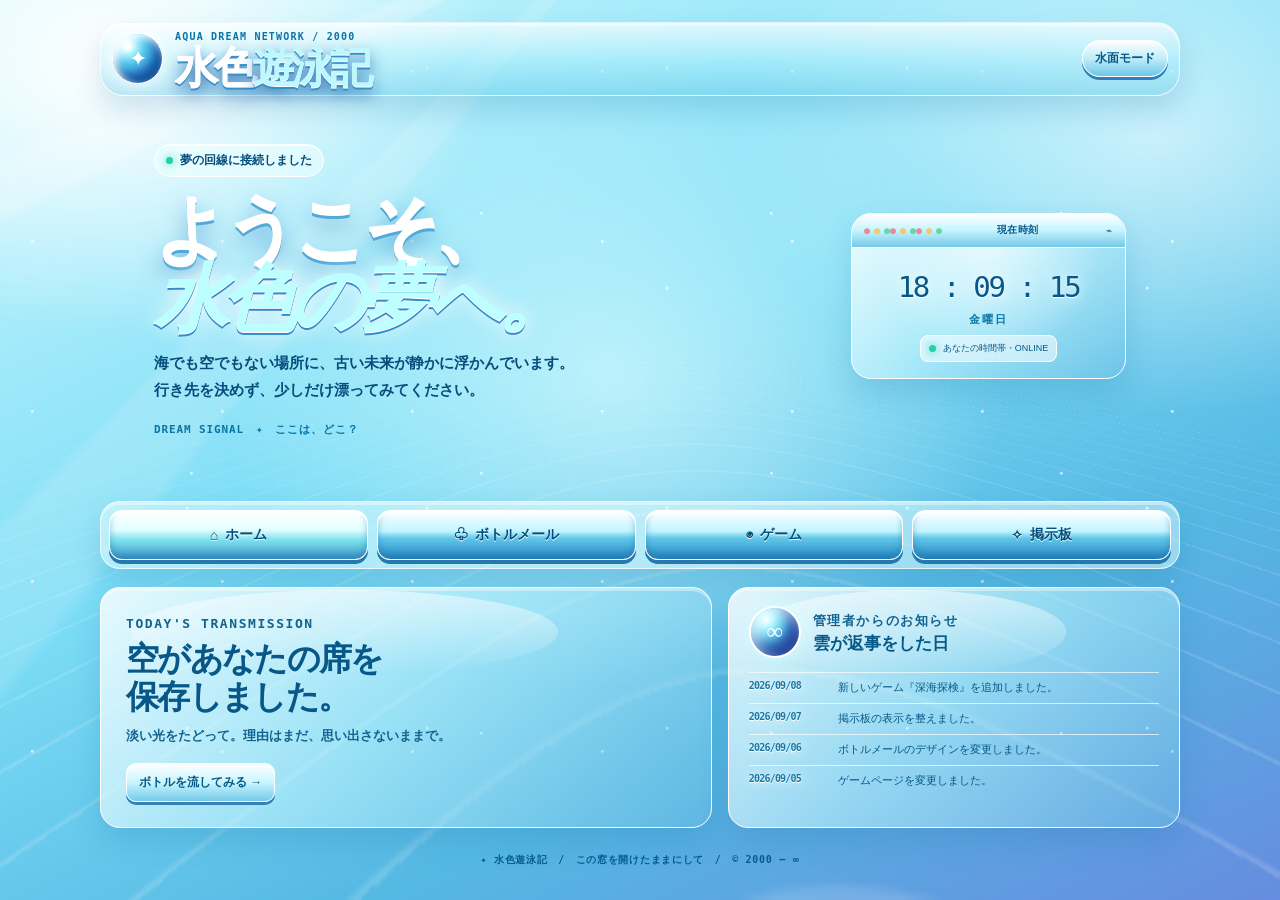
<file: index.html>
<!doctype html><html lang="ja"><head><meta charset="utf-8"><meta name="viewport" content="width=device-width,initial-scale=1"><meta name="theme-color" content="#72dff5"><title>水色遊泳記 — ホーム</title><link rel="stylesheet" href="style.css"><link rel="stylesheet" href="extra.css"></head><body><div class="sky" aria-hidden="true"></div><div class="ray" aria-hidden="true"></div><div class="glints" aria-hidden="true"></div><main class="shell"><header class="site-header"><a class="orb" href="index.html" aria-label="水色遊泳記 ホーム">✦</a><div><p class="micro">AQUA DREAM NETWORK / 2000</p><h1>水色<span>遊泳記</span></h1></div><button class="water-mode" type="button" aria-pressed="false">水面モード</button></header><section class="hero"><div class="hero-copy"><p class="status"><i></i> 夢の回線に接続しました</p><h2>ようこそ、<br><em>水色の夢へ。</em></h2><p>海でも空でもない場所に、古い未来が静かに浮かんでいます。<br>行き先を決めず、少しだけ漂ってみてください。</p><p class="whisper">DREAM SIGNAL　✦　ここは、どこ？</p></div><aside class="clock" aria-label="現在時刻"><div class="window-bar"><span>● ● ●</span><b>現在時刻</b><span>⌁</span></div><div class="clock-face"><time id="time">00 : 00 : 00</time><p id="day">読み込み中</p><small><i></i> あなたの時間帯・ONLINE</small></div></aside></section><nav class="aqua-nav" aria-label="メインナビゲーション"><a class="aqua-button active" href="index.html"><span>⌂</span>ホーム</a><a class="aqua-button" href="bottle.html"><span>♧</span>ボトルメール</a><a class="aqua-button" href="game.html"><span>◉</span>ゲーム</a><a class="aqua-button" href="board.html"><span>✧</span>掲示板</a></nav><section class="home-cards"><article class="glass-card note-card"><p class="micro">TODAY'S TRANSMISSION</p><h3>空があなたの席を<br>保存しました。</h3><p>淡い光をたどって。理由はまだ、思い出さないままで。</p><a class="small-link" href="bottle.html">ボトルを流してみる <b>→</b></a></article><article class="glass-card updates-card"><div class="updates-heading"><div class="orbit">∞</div><div><p class="micro">管理者からのお知らせ</p><strong>雲が返事をした日</strong></div></div><ul id="update-list" class="update-list" aria-label="サイト更新履歴"></ul></article></section><footer>✦ 水色遊泳記　/　この窓を開けたままにして　/　© 2000 — ∞</footer></main><script src="common.js"></script><script src="updates.js"></script><script src="home.js"></script></body></html>
</file>
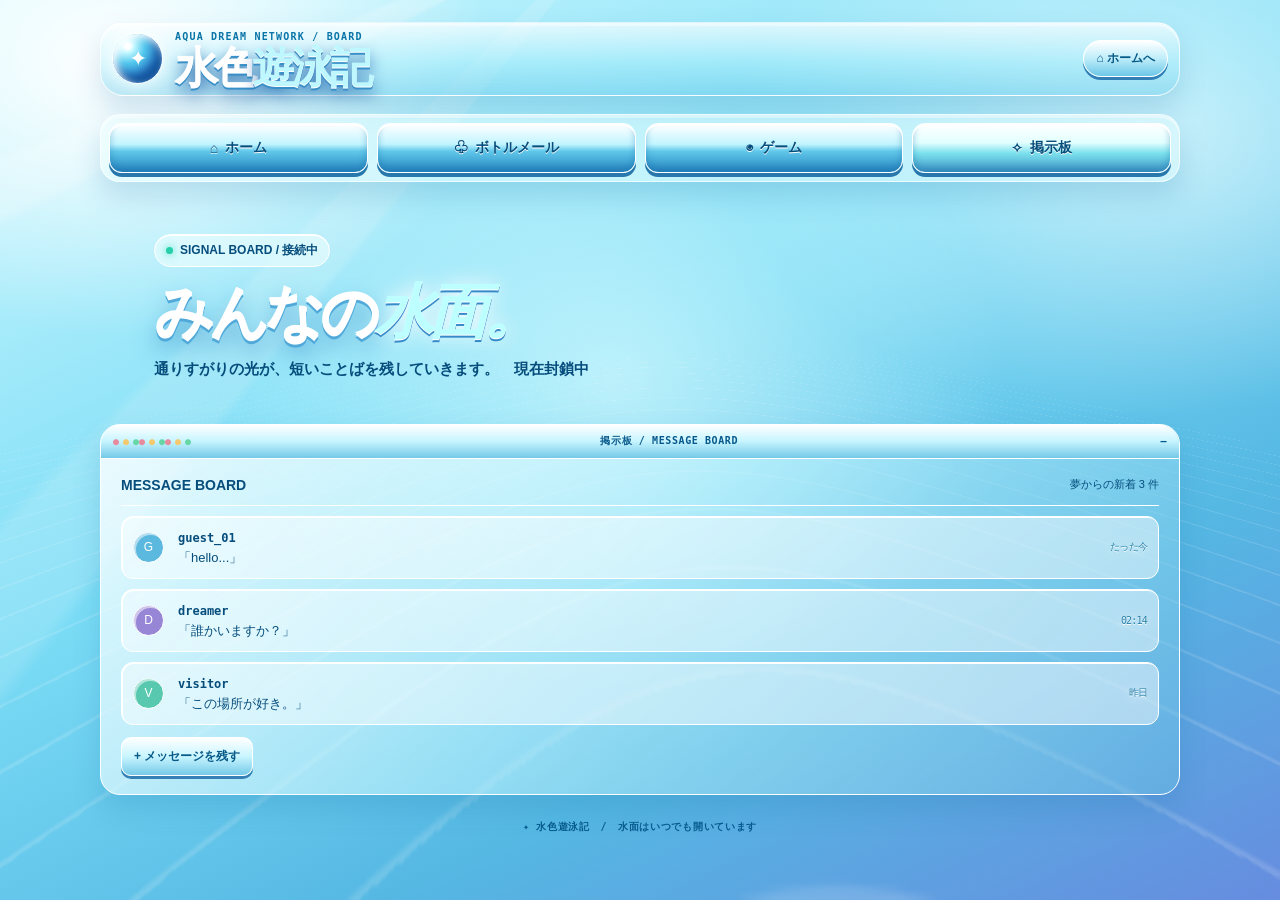
<file: board.html>
<!doctype html><html lang="ja"><head><meta charset="utf-8"><meta name="viewport" content="width=device-width,initial-scale=1"><meta name="theme-color" content="#72dff5"><title>水色遊泳記 — 掲示板</title><link rel="stylesheet" href="style.css"></head><body><div class="sky" aria-hidden="true"></div><div class="ray" aria-hidden="true"></div><main class="shell"><header class="site-header"><a class="orb" href="index.html" aria-label="ホーム">✦</a><div><p class="micro">AQUA DREAM NETWORK / BOARD</p><h1>水色<span>遊泳記</span></h1></div><a class="home-return" href="index.html">⌂ ホームへ</a></header><nav class="aqua-nav" aria-label="メインナビゲーション"><a class="aqua-button" href="index.html"><span>⌂</span>ホーム</a><a class="aqua-button" href="bottle.html"><span>♧</span>ボトルメール</a><a class="aqua-button" href="game.html"><span>◉</span>ゲーム</a><a class="aqua-button active" href="board.html"><span>✧</span>掲示板</a></nav><section class="page-lead compact"><p class="status"><i></i> SIGNAL BOARD / 接続中</p><h2>みんなの<em>水面。</em></h2><p>通りすがりの光が、短いことばを残していきます。　現在封鎖中</p>
</section><section class="board-window"><div class="window-bar"><span>● ● ●</span><b>掲示板 / MESSAGE BOARD</b><span>—</span></div><div class="board-content"><div class="board-head"><strong>MESSAGE BOARD</strong><small>夢からの新着 3 件</small></div><div class="post"><i>G</i><div><b>guest_01</b><p>「hello...」</p></div><time>たった今</time></div><div class="post"><i>D</i><div><b>dreamer</b><p>「誰かいますか？」</p></div><time>02:14</time></div><div class="post"><i>V</i><div><b>visitor</b><p>「この場所が好き。」</p></div><time>昨日</time></div><button class="send-button" type="button">+ メッセージを残す</button></div></section><footer>✦ 水色遊泳記　/　水面はいつでも開いています</footer></main><script src="common.js"></script></body></html>
</file>
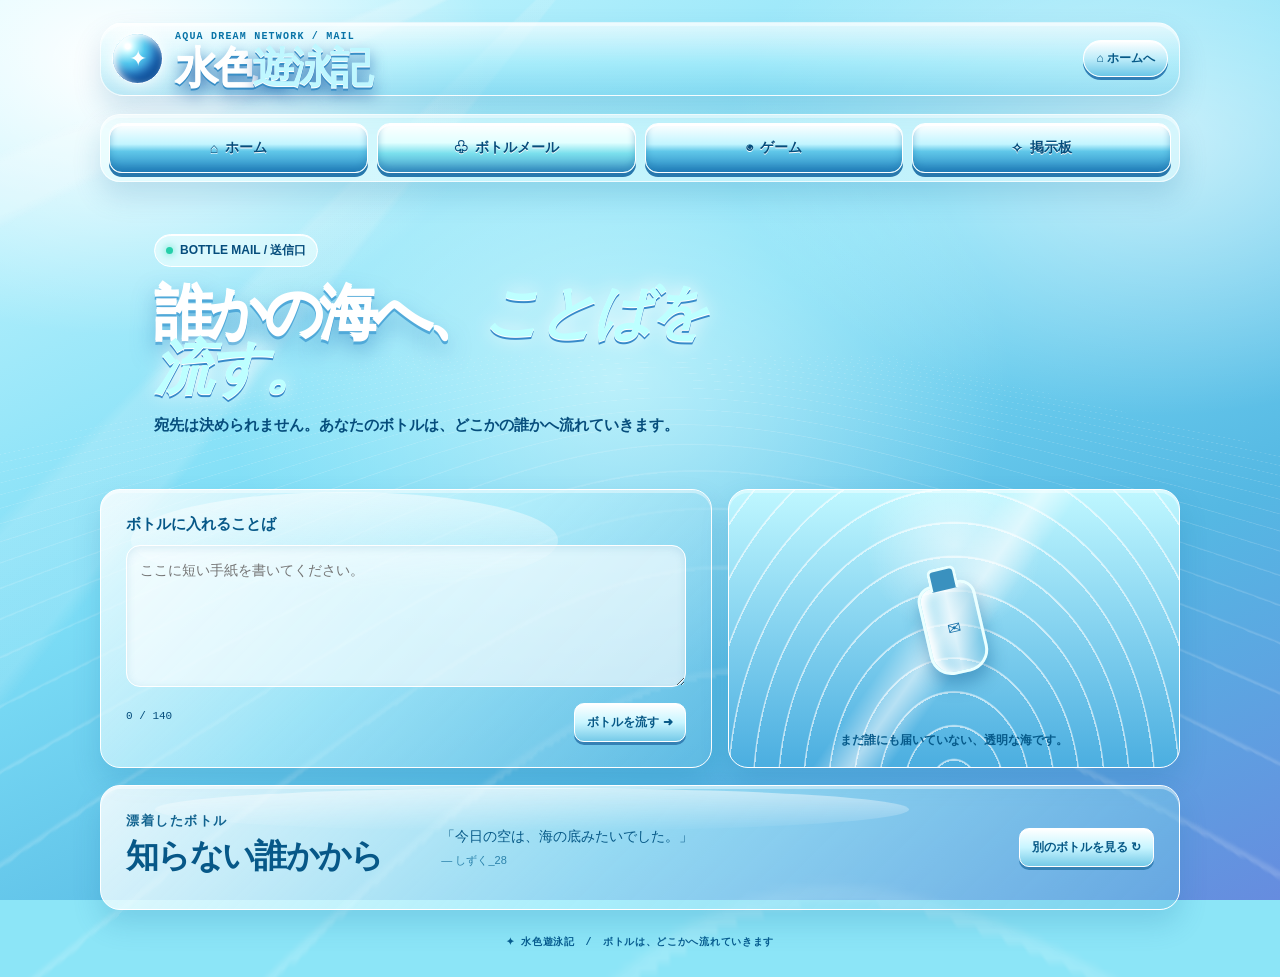
<file: bottle.html>
<!doctype html><html lang="ja"><head><meta charset="utf-8"><meta name="viewport" content="width=device-width,initial-scale=1"><meta name="theme-color" content="#72dff5"><title>水色遊泳記 — ボトルメール</title><link rel="stylesheet" href="style.css"></head><body><div class="sky" aria-hidden="true"></div><div class="ray" aria-hidden="true"></div><main class="shell"><header class="site-header"><a class="orb" href="index.html" aria-label="ホーム">✦</a><div><p class="micro">AQUA DREAM NETWORK / MAIL</p><h1>水色<span>遊泳記</span></h1></div><a class="home-return" href="index.html">⌂ ホームへ</a></header><nav class="aqua-nav" aria-label="メインナビゲーション"><a class="aqua-button" href="index.html"><span>⌂</span>ホーム</a><a class="aqua-button active" href="bottle.html"><span>♧</span>ボトルメール</a><a class="aqua-button" href="game.html"><span>◉</span>ゲーム</a><a class="aqua-button" href="board.html"><span>✧</span>掲示板</a></nav><section class="page-lead"><p class="status"><i></i> BOTTLE MAIL / 送信口</p><h2>誰かの海へ、<em>ことばを流す。</em></h2><p>宛先は決められません。あなたのボトルは、どこかの誰かへ流れていきます。</p></section><section class="bottle-layout"><form class="glass-card bottle-form" id="bottle-form"><label for="letter">ボトルに入れることば</label><textarea id="letter" maxlength="140" placeholder="ここに短い手紙を書いてください。"></textarea><div class="form-bottom"><span id="letter-count">0 / 140</span><button class="send-button" type="submit">ボトルを流す <b>➜</b></button></div></form><div class="bottle-sea" aria-live="polite"><div class="floating-bottle" id="floating-bottle"><span>✉</span></div><p id="bottle-status">まだ誰にも届いていない、透明な海です。</p></div></section><section class="received glass-card"><div><p class="micro">漂着したボトル</p><h3>知らない誰かから</h3></div><blockquote>「今日の空は、海の底みたいでした。」<cite>— しずく_28</cite></blockquote><button class="small-link" id="next-message" type="button">別のボトルを見る <b>↻</b></button></section><footer>✦ 水色遊泳記　/　ボトルは、どこかへ流れていきます</footer></main><script src="common.js"></script><script src="bottle.js"></script></body></html>
</file>
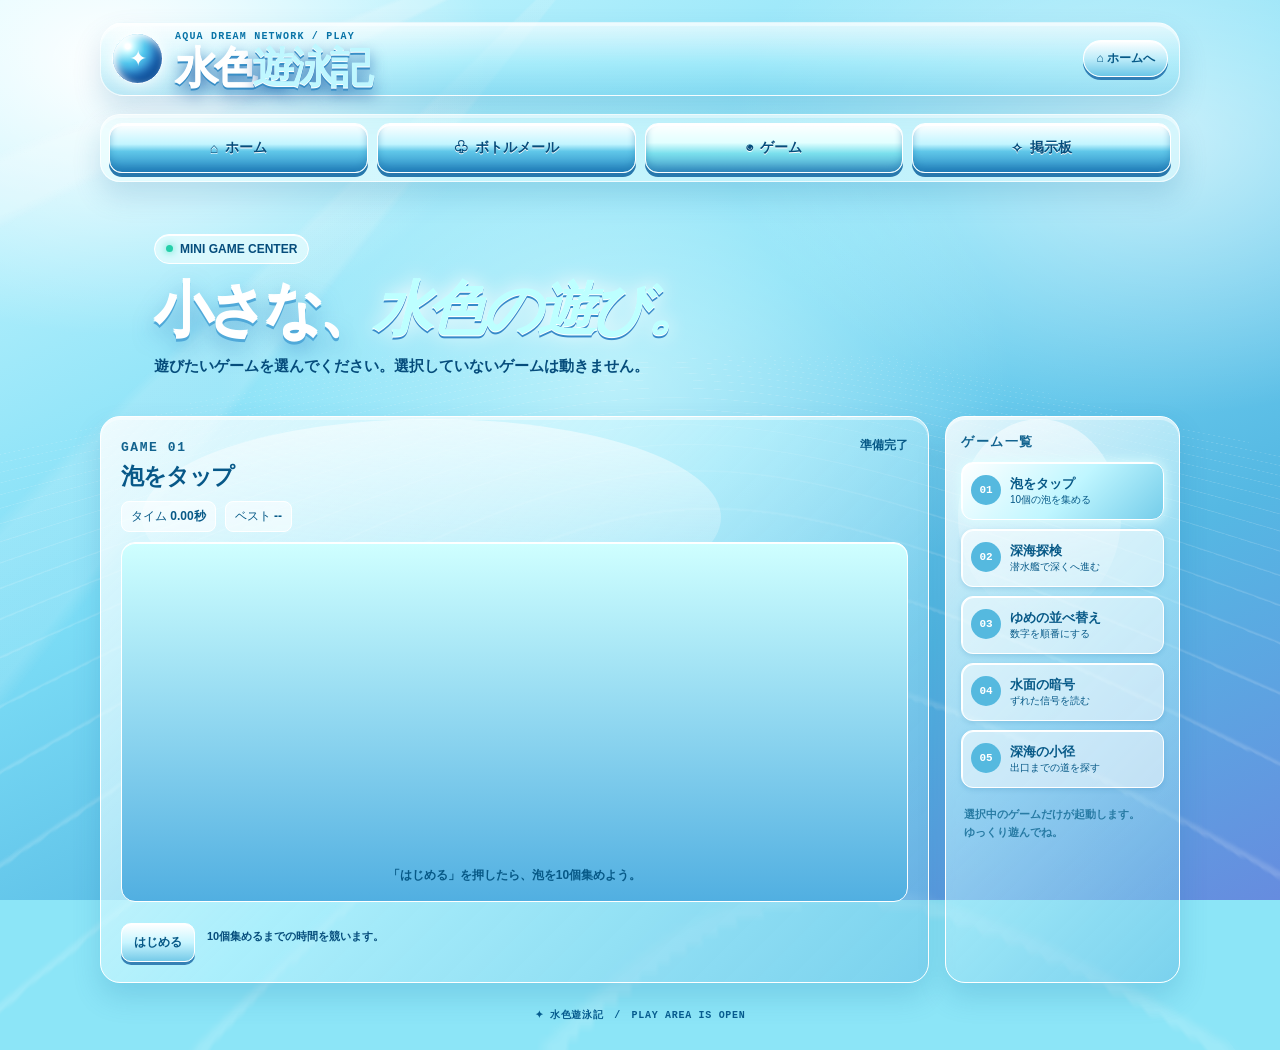
<file: game.html>
<!doctype html><html lang="ja"><head><meta charset="utf-8"><meta name="viewport" content="width=device-width,initial-scale=1"><meta name="theme-color" content="#72dff5"><title>水色遊泳記 — ゲーム</title><link rel="stylesheet" href="style.css"><link rel="stylesheet" href="extra.css"></head><body><div class="sky" aria-hidden="true"></div><div class="ray" aria-hidden="true"></div><main class="shell"><header class="site-header"><a class="orb" href="index.html" aria-label="ホーム">✦</a><div><p class="micro">AQUA DREAM NETWORK / PLAY</p><h1>水色<span>遊泳記</span></h1></div><a class="home-return" href="index.html">⌂ ホームへ</a></header><nav class="aqua-nav" aria-label="メインナビゲーション"><a class="aqua-button" href="index.html"><span>⌂</span>ホーム</a><a class="aqua-button" href="bottle.html"><span>♧</span>ボトルメール</a><a class="aqua-button active" href="game.html"><span>◉</span>ゲーム</a><a class="aqua-button" href="board.html"><span>✧</span>掲示板</a></nav><section class="page-lead compact"><p class="status"><i></i> MINI GAME CENTER</p><h2>小さな、<em>水色の遊び。</em></h2><p>遊びたいゲームを選んでください。選択していないゲームは動きません。</p></section><section class="game-hub"><div class="game-stage glass-card">
<section class="game-panel active" id="tap-panel"><div class="game-heading"><div><p class="micro">GAME 01</p><h3>泡をタップ</h3></div><strong id="tap-state">準備完了</strong></div><div class="score-line"><span>タイム <b id="tap-time">0.00秒</b></span><span>ベスト <b id="tap-best">--</b></span></div><div class="tap-pond large" id="tap-pond"><button class="tap-bubble" id="tap-bubble" type="button" aria-label="泡をタップ"></button><p id="tap-message">「はじめる」を押したら、泡を10個集めよう。</p></div><div class="game-actions"><button class="send-button" id="tap-start" type="button">はじめる</button><span>10個集めるまでの時間を競います。</span></div></section>
<section class="game-panel" id="deep-panel" hidden><div class="game-heading"><div><p class="micro">GAME 02</p><h3>深海探検　現在封鎖中</h3></div><strong id="deep-state">潜水準備中</strong></div><div class="deep-stats"><span>スコア <b id="deep-score">0</b></span><span>HP <b id="deep-hp">♥ ♥ ♥</b></span><span>特殊 <b id="rainbow-time">--</b></span></div><canvas id="deep-canvas" width="720" height="460" aria-label="深海探検。矢印キーまたはマウスドラッグで潜水艦を操作します。"></canvas><div class="game-actions"><button class="send-button" id="deep-start" type="button">潜水開始！</button><span>矢印キー、または画面内をドラッグして移動</span></div><p class="game-result" id="deep-result">白は+100、金の縁は+500、黒は-300。虹は10秒間の特別な光です。</p></section>
<section class="game-panel" id="slide-panel" hidden><div class="game-heading"><div><p class="micro">PUZZLE 01</p><h3>ゆめの並べ替え</h3></div><strong id="slide-state">並べ替えよう</strong></div><p class="puzzle-help">矢印キー／スワイプで空白を動かし、1から8を順番に並べよう。毎回、完成形から合法手だけで崩すため必ず解けます。</p><div class="slide-board" id="slide-board" aria-label="数字の並べ替えパズル"></div><button class="small-link" id="slide-new" type="button">新しい夢をつくる ↻</button></section>
<section class="game-panel" id="cipher-panel" hidden><div class="game-heading"><div><p class="micro">PUZZLE 02</p><h3>水面の暗号</h3></div><strong id="cipher-state">信号を読む</strong></div><p class="puzzle-help">上の暗号は、アルファベットを同じ数だけずらしたもの。ヒントの数字を手がかりに、下の正しい言葉を選ぼう。← →／スワイプで選択、↑・Enterで決定。</p><div class="cipher-signal"><b id="cipher-code">...</b><span id="cipher-hint">ヒント：+?</span></div><div class="cipher-options" id="cipher-options"></div><button class="small-link" id="cipher-hint-button" type="button">もう少しヒントを見る</button></section>
<section class="game-panel" id="maze-panel" hidden><div class="game-heading"><div><p class="micro">PUZZLE 03</p><h3>深海の小径</h3></div><strong id="maze-state">出口を探して</strong></div><p class="puzzle-help">矢印キー／スワイプで●を動かし、✦へ進もう。迷路は毎回生成後にBFSで出口までの道を検証しています。</p><div class="maze-board" id="maze-board" aria-label="深海の迷路"></div><button class="small-link" id="maze-new" type="button">新しい海図をつくる ↻</button></section>
</div><aside class="game-list glass-card"><p class="micro">ゲーム一覧</p><button class="game-choice active" type="button" data-game="tap"><span>01</span><b>泡をタップ</b><small>10個の泡を集める</small></button><button class="game-choice" type="button" data-game="deep"><span>02</span><b>深海探検</b><small>潜水艦で深くへ進む</small></button><button class="game-choice" type="button" data-game="slide"><span>03</span><b>ゆめの並べ替え</b><small>数字を順番にする</small></button><button class="game-choice" type="button" data-game="cipher"><span>04</span><b>水面の暗号</b><small>ずれた信号を読む</small></button><button class="game-choice" type="button" data-game="maze"><span>05</span><b>深海の小径</b><small>出口までの道を探す</small></button><p class="game-note">選択中のゲームだけが起動します。<br>ゆっくり遊んでね。</p></aside></section><footer>✦ 水色遊泳記　/　PLAY AREA IS OPEN</footer></main><script src="common.js"></script><script src="game.js"></script></body></html>
</file>
<file: style.css>
:root{--ink:#064d7c;--white:#f5feff;--line:#ffffffb8;--shadow:0 14px 28px #176ea330,0 3px 0 #ffffff66 inset}*{box-sizing:border-box}html{scroll-behavior:smooth}body{min-width:320px;margin:0;overflow-x:hidden;color:var(--ink);font-family:-apple-system,BlinkMacSystemFont,"Hiragino Sans","Yu Gothic",Meiryo,sans-serif;background:#8ce5f7}button,a,textarea{font:inherit}.sky,.ray,.glints{position:fixed;inset:0;z-index:-2;pointer-events:none}.sky{background:radial-gradient(ellipse at 9% 7%,#fff 0,transparent 23%),radial-gradient(ellipse at 90% 15%,#fff9 0,transparent 26%),radial-gradient(ellipse at 48% 42%,#e8ffff99,transparent 42%),linear-gradient(155deg,#d0f9ff,#7cddf6 43%,#55b8e3 72%,#668cdf)}.sky:after{content:"";position:absolute;inset:0;opacity:.32;background:repeating-radial-gradient(ellipse at 54% 110%,#fff7 0 1px,transparent 2px 32px);transform:perspective(250px) rotateX(58deg)}.ray{z-index:-1;background:conic-gradient(from 210deg at 49% -10%,transparent 0 8deg,#ffffff37 9deg 15deg,transparent 16deg 33deg,#fff5 34deg 38deg,transparent 39deg 58deg,#fff4 59deg 63deg,transparent 64deg);opacity:.65;animation:ray 24s linear infinite}.glints{background:radial-gradient(circle at 17% 42%,#fff 0 1px,transparent 2px),radial-gradient(circle at 78% 31%,#fff 0 1px,transparent 2px),radial-gradient(circle at 66% 82%,#fff 0 1px,transparent 2px);background-size:190px 170px,240px 220px,290px 260px;opacity:.65}.shell{width:min(1080px,calc(100% - 30px));margin:auto;padding:22px 0 28px}.site-header{display:flex;align-items:center;gap:12px;padding:8px 11px;border:1px solid var(--line);border-radius:24px;background:linear-gradient(#ffffffa8,#a7edfb70 55%,#5ec5e568);box-shadow:var(--shadow)}.orb{display:grid;place-items:center;flex:0 0 51px;width:51px;height:51px;border:1px solid #fff;border-radius:50%;color:#fff;text-decoration:none;font-size:22px;background:radial-gradient(circle at 30% 25%,#fff 0 5%,#bff7ff 13%,#52c7ed 34%,#2873c7 72%);box-shadow:inset 4px 4px 8px #fff,inset -6px -8px 10px #12549c,0 0 16px #fff}.micro{margin:0 0 5px;color:#0873a7;font:700 10px/1.2 ui-monospace,SFMono-Regular,monospace;letter-spacing:.12em}h1{margin:0;color:#fff;font-size:clamp(28px,5vw,43px);line-height:.9;font-weight:800;letter-spacing:-.1em;text-shadow:0 1px #fff,0 3px #398fc7,0 8px 15px #2463aa}h1 span{color:#bff7ff}.water-mode,.home-return{margin-left:auto;border:1px solid #fff;border-radius:18px;padding:9px 12px;color:#075987;text-decoration:none;cursor:pointer;background:linear-gradient(#fff,#bfedfa 50%,#6cc7e7);box-shadow:inset 0 1px #fff,0 3px #317fb6;font-size:12px;font-weight:700}.water-mode:active{transform:translateY(3px);box-shadow:inset 0 3px 6px #176aa877}.aqua-nav{display:grid;grid-template-columns:repeat(4,1fr);gap:9px;margin:18px 0;padding:8px;border:1px solid var(--line);border-radius:20px;background:#e9ffff75;box-shadow:var(--shadow)}.aqua-button{position:relative;display:flex;align-items:center;justify-content:center;gap:7px;min-height:50px;overflow:hidden;border:1px solid #fff;border-radius:13px;color:#064d7c;text-decoration:none;background:linear-gradient(#fff,#c2f5ff 42%,#60c7e9 57%,#2787c2);box-shadow:inset 0 2px #fff,inset 0 -5px 7px #176ca466,0 4px #2878ad;font-size:14px;font-weight:800;text-shadow:0 1px #fff;transition:transform .18s,filter .18s}.aqua-button:after{content:"";position:absolute;top:0;bottom:0;width:36%;background:linear-gradient(90deg,transparent,#fff9,transparent);transform:translateX(-260%) skewX(-20deg);transition:transform .55s}.aqua-button:hover:after,.aqua-button:focus-visible:after{transform:translateX(500%) skewX(-20deg)}.aqua-button:hover{filter:brightness(1.08);transform:translateY(-2px)}.aqua-button:active{transform:translateY(3px);box-shadow:inset 0 3px 8px #16629c88,0 1px #2878ad}.aqua-button.active{background:linear-gradient(#fff,#e2ffff 39%,#7be0ed 61%,#429aca)}.hero{display:flex;align-items:center;justify-content:space-between;gap:35px;min-height:330px;padding:48px 5% 35px}.hero-copy{max-width:630px}.status{display:inline-flex;align-items:center;gap:7px;margin:0;padding:7px 11px;border:1px solid #fff;border-radius:20px;background:#efffff99;box-shadow:inset 0 1px #fff;font-size:12px;font-weight:700}.status i,.clock small i{width:7px;height:7px;border-radius:50%;background:#25cfa9;box-shadow:0 0 8px #27d9b5}h2{margin:17px 0 13px;color:#fff;font-size:clamp(39px,7vw,74px);line-height:.95;letter-spacing:-.08em;text-shadow:0 2px #fff,0 5px #50a9d9,0 12px 22px #2672b788}h2 em{color:#bdffff;font-style:italic;text-shadow:0 1px #fff,0 3px #378aca,0 0 20px #fff}.hero-copy>p:not(.status):not(.whisper),.page-lead>p:last-child{font-size:15px;line-height:1.8;font-weight:600}.whisper{margin-top:19px;color:#0875a5;font:700 11px ui-monospace,SFMono-Regular,monospace;letter-spacing:.08em}.clock,.glass-card,.board-window{border:1px solid #fff;border-radius:20px;background:linear-gradient(135deg,#ffffffcf,#c3f6ff91 48%,#68bde37a);box-shadow:var(--shadow)}.clock{flex:0 0 275px;overflow:hidden}.window-bar{display:flex;justify-content:space-between;align-items:center;height:34px;padding:0 12px;border-bottom:1px solid #fff;background:linear-gradient(#fff,#c8f5ff 48%,#74c9e7);box-shadow:inset 0 1px #fff;color:#07598b;font:700 10px ui-monospace,SFMono-Regular,monospace;letter-spacing:.06em}.window-bar span:first-child{color:#e88a9d;text-shadow:10px 0 #f3c86e,20px 0 #67d7a7;letter-spacing:7px}.clock-face{padding:22px 12px 16px;text-align:center;background:radial-gradient(circle at 50% 0,#fff9,transparent 60%)}time{display:block;color:#075789;font:500 29px ui-monospace,SFMono-Regular,monospace;letter-spacing:-.08em;text-shadow:0 1px #fff,0 0 13px #fff;white-space:nowrap}.clock-face p{margin:8px;color:#0874a7;font:700 11px ui-monospace,SFMono-Regular,monospace;letter-spacing:.18em}.clock small{display:inline-flex;gap:7px;align-items:center;padding:6px 8px;border:1px solid #fff;border-radius:8px;background:#ffffff87;color:#075987;font-size:9px}.home-cards,.bottle-layout,.game-grid{display:grid;grid-template-columns:1.15fr .85fr;gap:16px;margin-top:18px}.glass-card{position:relative;overflow:hidden;padding:25px}.glass-card:before{content:"";position:absolute;left:5%;top:2px;width:70%;height:35%;border-radius:50%;background:linear-gradient(#fff8,transparent);pointer-events:none}.glass-card h3{position:relative;margin:5px 0 9px;color:#075888;font-size:clamp(23px,3vw,33px);line-height:1.15;letter-spacing:-.05em}.glass-card p{position:relative;margin:0;color:#12638f;font-size:13px;line-height:1.65;font-weight:600}.small-link,.send-button{display:inline-block;position:relative;margin-top:17px;border:1px solid #fff;border-radius:10px;padding:10px 12px;color:#075987;text-decoration:none;cursor:pointer;background:linear-gradient(#fff,#c8f5ff 50%,#75cae8);box-shadow:inset 0 1px #fff,0 3px #3581b5;font-size:12px;font-weight:800}.small-link:active,.send-button:active{transform:translateY(3px);box-shadow:inset 0 3px 6px #17659b88}.orbit-card{display:flex;align-items:center;gap:18px}.orbit{display:grid;place-items:center;flex:0 0 112px;width:112px;height:112px;border:2px solid #fff;border-radius:50%;color:#fff;background:radial-gradient(circle at 32% 25%,#fff,#9df4ff 16%,#3d9bd6 52%,#4357ae);box-shadow:inset 7px 7px 14px #fff9,inset -8px -9px 12px #26469c,0 0 20px #d5ffff;font:42px serif}.orbit-card strong{color:#075889;font:500 17px ui-monospace,SFMono-Regular,monospace}footer{padding:25px 4px 0;text-align:center;color:#075b8e;font:700 10px ui-monospace,SFMono-Regular,monospace;letter-spacing:.07em}.page-lead{max-width:700px;padding:34px 5% 18px}.page-lead h2{font-size:clamp(35px,6vw,59px)}.page-lead.compact{padding-bottom:8px}.bottle-form label{position:relative;display:block;margin-bottom:11px;color:#075888;font-size:15px;font-weight:800}.bottle-form textarea{position:relative;width:100%;min-height:142px;resize:vertical;border:1px solid #fff;border-radius:14px;padding:13px;color:#064d7c;background:#ffffff9e;box-shadow:inset 0 2px 8px #2d89b526;outline-color:#46bfe5;font-size:14px;line-height:1.65}.form-bottom{position:relative;display:flex;align-items:center;justify-content:space-between;gap:10px}.form-bottom span{font:11px ui-monospace,SFMono-Regular,monospace}.send-button{margin-top:12px}.bottle-sea{position:relative;display:grid;min-height:255px;place-items:center;overflow:hidden;border:1px solid #fff;border-radius:20px;background:radial-gradient(circle at 50% 20%,#fff8,transparent 28%),repeating-radial-gradient(ellipse at 50% 110%,#ffffff99 0 1px,transparent 2px 25px),linear-gradient(#bff7ff,#4baee0);box-shadow:var(--shadow)}.bottle-sea:before{content:"";position:absolute;inset:0;background:linear-gradient(125deg,transparent 43%,#fff8 49%,transparent 55%);animation:sweep 7s ease-in-out infinite}.floating-bottle{position:relative;z-index:1;display:grid;place-items:center;width:59px;height:92px;border:3px solid #eaffff;border-radius:16px 16px 22px 22px;color:#1872aa;background:linear-gradient(90deg,#87d4e944,#fff9,#69b9da66);box-shadow:inset 7px 2px 10px #fff,0 10px 17px #17669c77;transform:rotate(-13deg);transition:transform 1.6s ease-in,opacity 1.6s}.floating-bottle:before{content:"";position:absolute;top:-19px;width:23px;height:20px;border:3px solid #eaffff;border-bottom:0;border-radius:6px 6px 0 0;background:#3a91bf}.floating-bottle.sent{transform:translate(180px,-70px) rotate(21deg) scale(.5);opacity:0}.bottle-sea p{position:absolute;bottom:18px;z-index:1;margin:0;padding:0 15px;text-align:center;color:#075b8b;font-size:12px;font-weight:700}.received{display:grid;grid-template-columns:.8fr 1.5fr auto;align-items:center;gap:16px;margin-top:17px}.received blockquote{position:relative;margin:0;color:#075987;font-size:14px;line-height:1.6}.received cite{display:block;margin-top:5px;color:#2a81aa;font-size:11px;font-style:normal}.received .small-link{margin:0;white-space:nowrap}.board-window{margin-top:19px;overflow:hidden}.board-content{padding:18px 20px}.board-head{display:flex;justify-content:space-between;align-items:center;padding-bottom:12px;border-bottom:1px solid #fff}.board-head strong{font-size:14px}.board-head small{font-size:11px}.post{display:grid;grid-template-columns:35px 1fr auto;gap:10px;align-items:center;margin-top:10px;padding:11px;border:1px solid #fff;border-radius:12px;background:#ffffff76;box-shadow:inset 1px 1px #fff}.post i{display:grid;place-items:center;width:31px;height:31px;border:1px solid #fff;border-radius:50%;color:#fff;background:#5bb8df;box-shadow:inset 2px 2px #fff8;font-style:normal;font-size:12px}.post:nth-of-type(3) i{background:#9785d6}.post:nth-of-type(4) i{background:#58c9af}.post b{font:700 12px ui-monospace,SFMono-Regular,monospace}.post p{margin:3px 0 0;font-size:13px}.post time{color:#2a80a8;font-size:10px;white-space:nowrap}.game-grid{grid-template-columns:1fr 1fr}.game-card{padding:20px}.game-heading{position:relative;display:flex;justify-content:space-between;align-items:start}.game-heading h3{font-size:23px}.game-heading strong{color:#075987;font-size:12px}.game-heading strong span{font-size:20px}canvas,.tap-pond{position:relative;display:block;width:100%;margin:12px auto 9px;border:1px solid #fff;border-radius:14px;background:linear-gradient(#cfffff,#51afe1);box-shadow:inset 0 1px #fff}.game-controls{display:grid;grid-template-columns:repeat(4,1fr);gap:6px;margin-top:12px}.game-controls button{min-height:41px;border:1px solid #fff;border-radius:10px;color:#075987;background:linear-gradient(#fff,#9ee9f8);box-shadow:0 3px #3581b5;font-size:19px}.game-controls button:active{transform:translateY(3px);box-shadow:none}.tap-pond{height:240px;overflow:hidden}.tap-bubble{position:absolute;width:47px;height:47px;border:2px solid #fff;border-radius:50%;background:radial-gradient(circle at 30% 25%,#fff,#b8faff 18%,#57bde4 65%);box-shadow:inset 4px 4px 7px #fff8,0 0 14px #fff;cursor:pointer;transition:left .14s,top .14s}.calm .ray{animation-duration:70s;opacity:.25}.calm .glints{opacity:.35}@keyframes ray{to{transform:rotate(7deg)}}@keyframes sweep{50%{transform:translateX(30%)}}@media(max-width:650px){.shell{width:min(100% - 20px,560px);padding-top:12px}.site-header{border-radius:19px}.orb{flex-basis:42px;width:42px;height:42px;font-size:18px}.micro{font-size:8px}h1{font-size:31px}.water-mode,.home-return{padding:8px 9px;font-size:11px}.aqua-nav{gap:6px;margin:13px 0;padding:6px}.aqua-button{min-height:52px;flex-direction:column;gap:1px;padding:3px;font-size:12px}.aqua-button span{font-size:16px}.hero{display:block;min-height:0;padding:38px 4% 16px}.hero-copy>p:not(.status):not(.whisper){font-size:13px}.hero h2{font-size:48px}.clock{width:100%;margin-top:25px}.home-cards,.bottle-layout,.game-grid{grid-template-columns:1fr;gap:12px;margin-top:13px}.orbit-card{min-height:158px}.page-lead{padding:29px 4% 12px}.page-lead h2{font-size:39px}.bottle-sea{min-height:210px}.received{grid-template-columns:1fr;gap:8px}.received .small-link{justify-self:start}.board-content{padding:13px}.post{grid-template-columns:34px 1fr auto}.post time{font-size:9px}.game-grid{gap:13px}.tap-pond{height:220px}footer{font-size:8px;padding-top:18px}.ray{opacity:.43}}@media(prefers-reduced-motion:reduce){*,*:before,*:after{animation-duration:.01ms!important;scroll-behavior:auto!important}}
</file>
<file: extra.css>
/* ホーム：管理者のお知らせ */
.updates-card{padding:18px 20px}.updates-heading{position:relative;display:flex;align-items:center;gap:12px}.updates-heading .orbit{flex-basis:52px;width:52px;height:52px;font-size:23px}.updates-heading strong{color:#075889;font-size:17px}.update-list{position:relative;display:grid;gap:7px;margin:14px 0 0;padding:0;list-style:none}.update-list li{display:grid;grid-template-columns:82px 1fr;gap:7px;padding-top:7px;border-top:1px solid #ffffffad;color:#075987;font-size:11px;line-height:1.45}.update-list time{font:700 10px ui-monospace,SFMono-Regular,monospace;color:#1978a6}

/* ゲーム：左に大きな画面、右に選択一覧 */
.game-hub{display:grid;grid-template-columns:minmax(0,1fr) 235px;gap:16px;margin-top:14px}.game-stage{min-width:0;padding:20px}.game-panel[hidden]{display:none}.game-list{padding:15px}.game-choice{position:relative;display:grid;grid-template-columns:31px 1fr;gap:0 8px;width:100%;margin-top:9px;padding:12px 9px;border:1px solid #fff;border-radius:12px;color:#075987;text-align:left;cursor:pointer;background:#ffffff85;box-shadow:inset 1px 1px #fff,0 2px 5px #1970a52e}.game-choice span{grid-row:span 2;display:grid;place-items:center;width:30px;height:30px;border-radius:50%;color:#fff;background:#55b9df;font:700 11px ui-monospace,SFMono-Regular,monospace}.game-choice b{font-size:13px}.game-choice small{font-size:10px}.game-choice.active{background:linear-gradient(135deg,#fff,#bff6ff 53%,#75cdea);box-shadow:inset 1px 1px #fff,0 0 13px #dfffff}.game-note{margin:17px 3px 0!important;color:#287ba4!important;font-size:11px!important}.score-line,.deep-stats{position:relative;display:flex;flex-wrap:wrap;gap:9px;margin:2px 0 10px}.score-line span,.deep-stats span{padding:6px 9px;border:1px solid #fff;border-radius:8px;background:#ffffff8a;color:#075987;font-size:12px}.deep-stats{justify-content:space-between}.deep-stats #deep-hp{color:#e65e76;font-size:16px;letter-spacing:2px}.deep-stats .lost{color:#7c99ac}.game-actions{position:relative;display:flex;align-items:center;gap:12px}.game-actions .send-button{margin-top:12px}.game-actions span{font-size:11px;font-weight:600}.tap-pond.large{height:360px;margin-top:0}.tap-pond p{position:absolute;inset:auto 14px 15px;margin:0;color:#075987;text-align:center;font-size:12px;font-weight:700}.tap-bubble[hidden]{display:none}#deep-canvas{height:auto;max-height:500px;aspect-ratio:720/460;touch-action:none}.game-result{position:relative;margin:12px 0 0!important;padding:9px 10px;border-radius:9px;background:#ffffff6b;font-size:12px!important}
@media(max-width:650px){.updates-card{padding:17px}.update-list li{grid-template-columns:76px 1fr;font-size:10px}.game-hub{grid-template-columns:1fr;gap:12px}.game-stage{padding:14px}.game-list{order:2}.game-choice{display:inline-grid;width:calc(50% - 6px);margin:4px 2px;padding:9px;vertical-align:top}.game-choice small{display:none}.game-note{display:none}.tap-pond.large{height:310px}.deep-stats span{font-size:11px}.deep-stats #deep-hp{font-size:14px}.game-actions{align-items:flex-start;flex-direction:column;gap:0}.game-actions .send-button{margin-top:10px}}

/* 軽いパズル面。盤面は小さく固定し、ゲームごとに必要な要素だけを描画します。 */
.puzzle-help{position:relative;margin:3px 0 13px!important;color:#12638f!important;font-size:12px!important}.slide-board,.maze-board{position:relative;display:grid;width:min(100%,430px);aspect-ratio:1;margin:0 auto;grid-template-columns:repeat(3,1fr);gap:6px;padding:7px;border:1px solid #fff;border-radius:16px;background:#ffffff73;touch-action:none}.slide-board .tile,.slide-board .blank{display:grid;place-items:center;border:1px solid #fff;border-radius:12px;color:#075987;background:linear-gradient(#fff,#a9ebf8 56%,#5bb5dd);box-shadow:inset 0 2px #fff,0 3px #3481b1;font-size:clamp(22px,7vw,40px);font-weight:800}.slide-board .blank{color:#b5ecf5;background:#ffffff48;box-shadow:inset 0 1px #fff}.cipher-signal{position:relative;display:flex;align-items:center;justify-content:space-between;gap:12px;margin:8px auto 12px;padding:15px;border:1px solid #fff;border-radius:14px;background:#ffffff8c}.cipher-signal b{color:#075987;font:700 clamp(24px,6vw,38px) ui-monospace,SFMono-Regular,monospace;letter-spacing:.1em}.cipher-signal span{font-size:11px;font-weight:700}.cipher-options{position:relative;display:grid;grid-template-columns:repeat(2,1fr);gap:8px}.cipher-options button{min-height:58px;border:1px solid #fff;border-radius:12px;color:#075987;cursor:pointer;background:#ffffff89;box-shadow:inset 0 1px #fff;font:700 17px ui-monospace,SFMono-Regular,monospace}.cipher-options button.selected{background:linear-gradient(#fff,#c8f8ff,#70cce9);outline:3px solid #eaffff;box-shadow:0 0 14px #fff}.maze-board{grid-template-columns:repeat(5,1fr);gap:0;padding:8px;max-width:430px;background:#d7fbffb8}.maze-cell{display:grid;place-items:center;min-width:0;aspect-ratio:1;color:#075987;background:#ffffff4a;font-size:clamp(12px,4vw,23px);font-weight:900}.maze-cell.player{color:#247fc4;text-shadow:0 0 7px #fff}.maze-cell.goal{color:#e5aa28;text-shadow:0 0 9px #fff}@media(max-width:650px){.puzzle-help{font-size:11px!important}.slide-board{max-width:330px}.cipher-options button{min-height:49px;font-size:15px}.cipher-signal{padding:12px}.cipher-signal span{font-size:10px}.maze-board{max-width:330px}}
</file>
